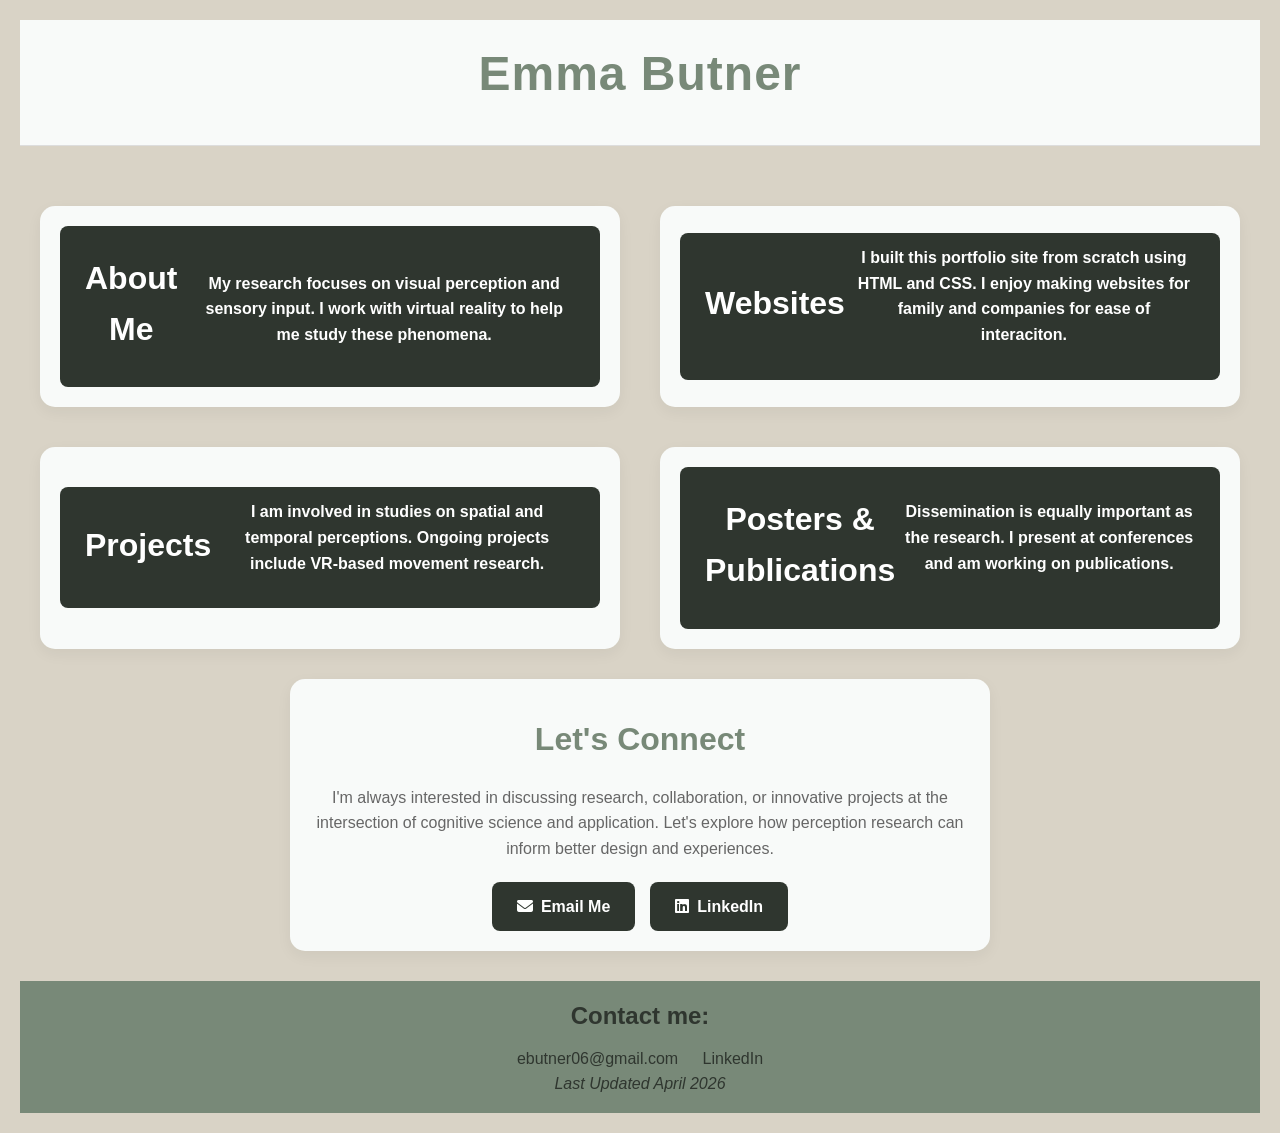
<file: index.html>
<!DOCTYPE html>
<html lang="en">
<head>
    <meta charset="UTF-8">
    <meta name="viewport" content="width=device-width, initial-scale=1.0">
    <title>Emma Butner | Cognitive Neuroscience & Design</title>
    <link rel="stylesheet" href="home.css">
    <link rel="stylesheet" href="https://cdnjs.cloudflare.com/ajax/libs/font-awesome/6.4.0/css/all.min.css">
    <style>
        /* Two-column layout */
        .two-column-container {
            display: grid;
            grid-template-columns: 1fr 1fr;
            gap: 40px;
            margin: 30px 0;
            max-width: 1200px;
            margin-left: auto;
            margin-right: auto;
            align-items: stretch;
        }

        .connect-bar {
            background: #F8FAF9;
            padding: 20px;
            border-radius: 15px;
            text-align: center;
            box-shadow: 0 5px 15px rgba(0,0,0,0.05);
            max-width: 700px;
            margin: 0 auto;
            align-items: center;
            min-height: 180px;
            display: flex;
            flex-direction: column;
            justify-content: center;
        }

        h3, .connect-bar h3 {
            color: #788978;
            margin-bottom: 20px;
        }
        
        .connect-buttons {
            display: flex;
            gap: 15px;
            justify-content: center;
            flex-wrap: wrap;
        }
        
        .connect-button {
            padding: 12px 25px;
            background: #2F362F;
            color: white;
            text-decoration: none;
            border-radius: 8px;
            font-weight: bold;
            transition: all 0.3s ease;
            display: inline-flex;
            align-items: center;
            gap: 8px;
        }
        
        .connect-button:hover {
            background: #788978;
            transform: translateY(-3px);
            box-shadow: 0 8px 15px rgba(0,0,0,0.1);
        }
        
        /* Responsive design */
        @media (max-width: 992px) {
            .two-column-container {
                grid-template-columns: 1fr;
                gap: 30px;
            }
            
            .left-column, .right-column {
                max-width: 800px;
                margin: 0 auto;
            }
            
            .bottom-bars {
                grid-template-columns: 1fr;
                gap: 20px;
            }
        }
        
        @media (max-width: 768px) {
            .two-column-container {
                margin: 15px 0;
            }
            
            .left-column, .right-column, .cv-bar, .connect-bar {
                padding: 20px;
            }
            
            .cv-buttons, .connect-buttons {
                flex-direction: column;
                align-items: center;
            }
            
            .cv-button, .connect-button {
                width: 100%;
                max-width: 300px;
                justify-content: center;
            }
        }
    </style>
</head>
<body>
    <header>
        <h1>Emma Butner</h1>
    </header>

    <main>
        <div class="two-column-container">
        <div class="connect-bar">
            <div class="connect-buttons">
                <a href="aboutme.html" class="connect-button">
                    <h3 style="font-size: 2rem; color: #ffffff;">About Me</h3><br>
                    <p style="margin-bottom: 20px; color: #ffffff;">
                        <br>My research focuses on visual perception and sensory input. 
                        I work with virtual reality to help me study these phenomena.
                    </p>
                </a>
            </div>
        </div>

        <div class="connect-bar">
            <div class="connect-buttons">
                <a href="websites.html" class="connect-button">
                    <h3 style="font-size: 2rem; color: #ffffff;">Websites</h3>
                    <p style="margin-bottom: 20px; color: #ffffff;">
                        I built this portfolio site from scratch using HTML and CSS.
                        I enjoy making websites for family and companies for ease of interaciton.
                    </p>
                </a>
            </div>
        </div>

        <div class="connect-bar">
            <div class="connect-buttons">
                <a href="experiment.html" class="connect-button">
                    <h3 style="font-size: 2rem; color: #ffffff;">Projects</h3>
                    <p style="margin-bottom: 20px; color: #ffffff;">
                        I am involved in studies on spatial and temporal perceptions.
                        Ongoing projects include VR-based movement research.
                    </p>
                </a>
            </div>
        </div>

        <div class="connect-bar">
            <div class="connect-buttons">
                <a href="p&p.html" class="connect-button">
                    <h3 style="font-size: 2rem; color: #ffffff;">Posters & Publications</h3>
                    <p style="margin-bottom: 20px; color: #ffffff;">
                        Dissemination is equally important as the research.
                        I present at conferences and am working on publications.
                    </p>
                </a>
            </div>
        </div>

        </div>

        <div class="connect-bar">
            <h3 style="font-size: 2rem;">Let's Connect</h3>
                <p style="margin-bottom: 20px; color: #666;">I'm always interested in discussing research, collaboration, or innovative projects at the intersection of cognitive science and application. Let's explore how perception research can inform better design and experiences.</p>
                <div class="connect-buttons">
                    <a href="mailto:ebutner06@gmail.com" class="connect-button">
                        <i class="fas fa-envelope"></i> Email Me
                    </a>
                    <a href="https://www.linkedin.com/in/emma-butner/" class="connect-button" target="_blank">
                        <i class="fab fa-linkedin"></i> LinkedIn
                    </a>
                </div>
        </div>

    </main>

    <footer>
        <div class="footer-text">
            <h2>Contact me:</h2> 
            <a href="mailto:ebutner06@gmail.com" target="_blank">ebutner06@gmail.com</a>
            <a href="https://www.linkedin.com/in/emma-butner/" target="_blank">LinkedIn</a>
        </div>
        <em>Last Updated April 2026</em>
    </footer>
</body>
</html>
</file>
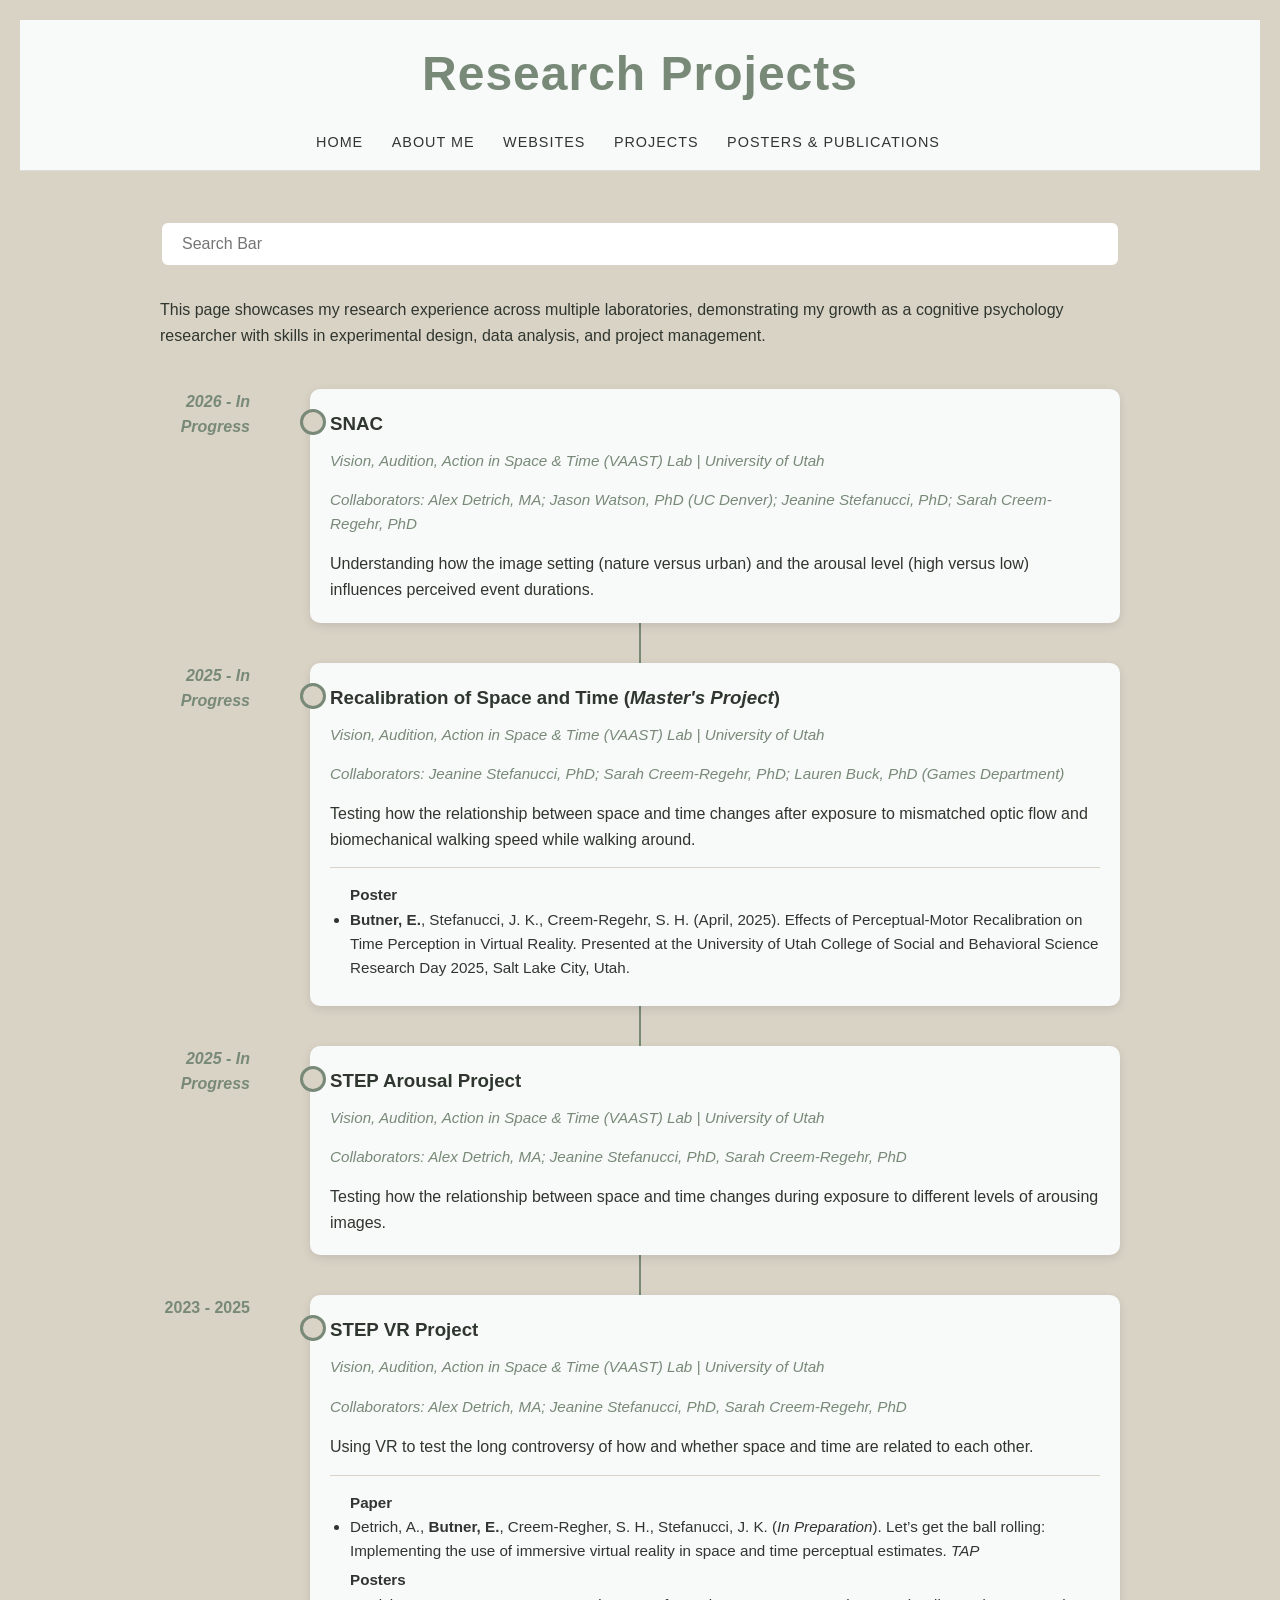
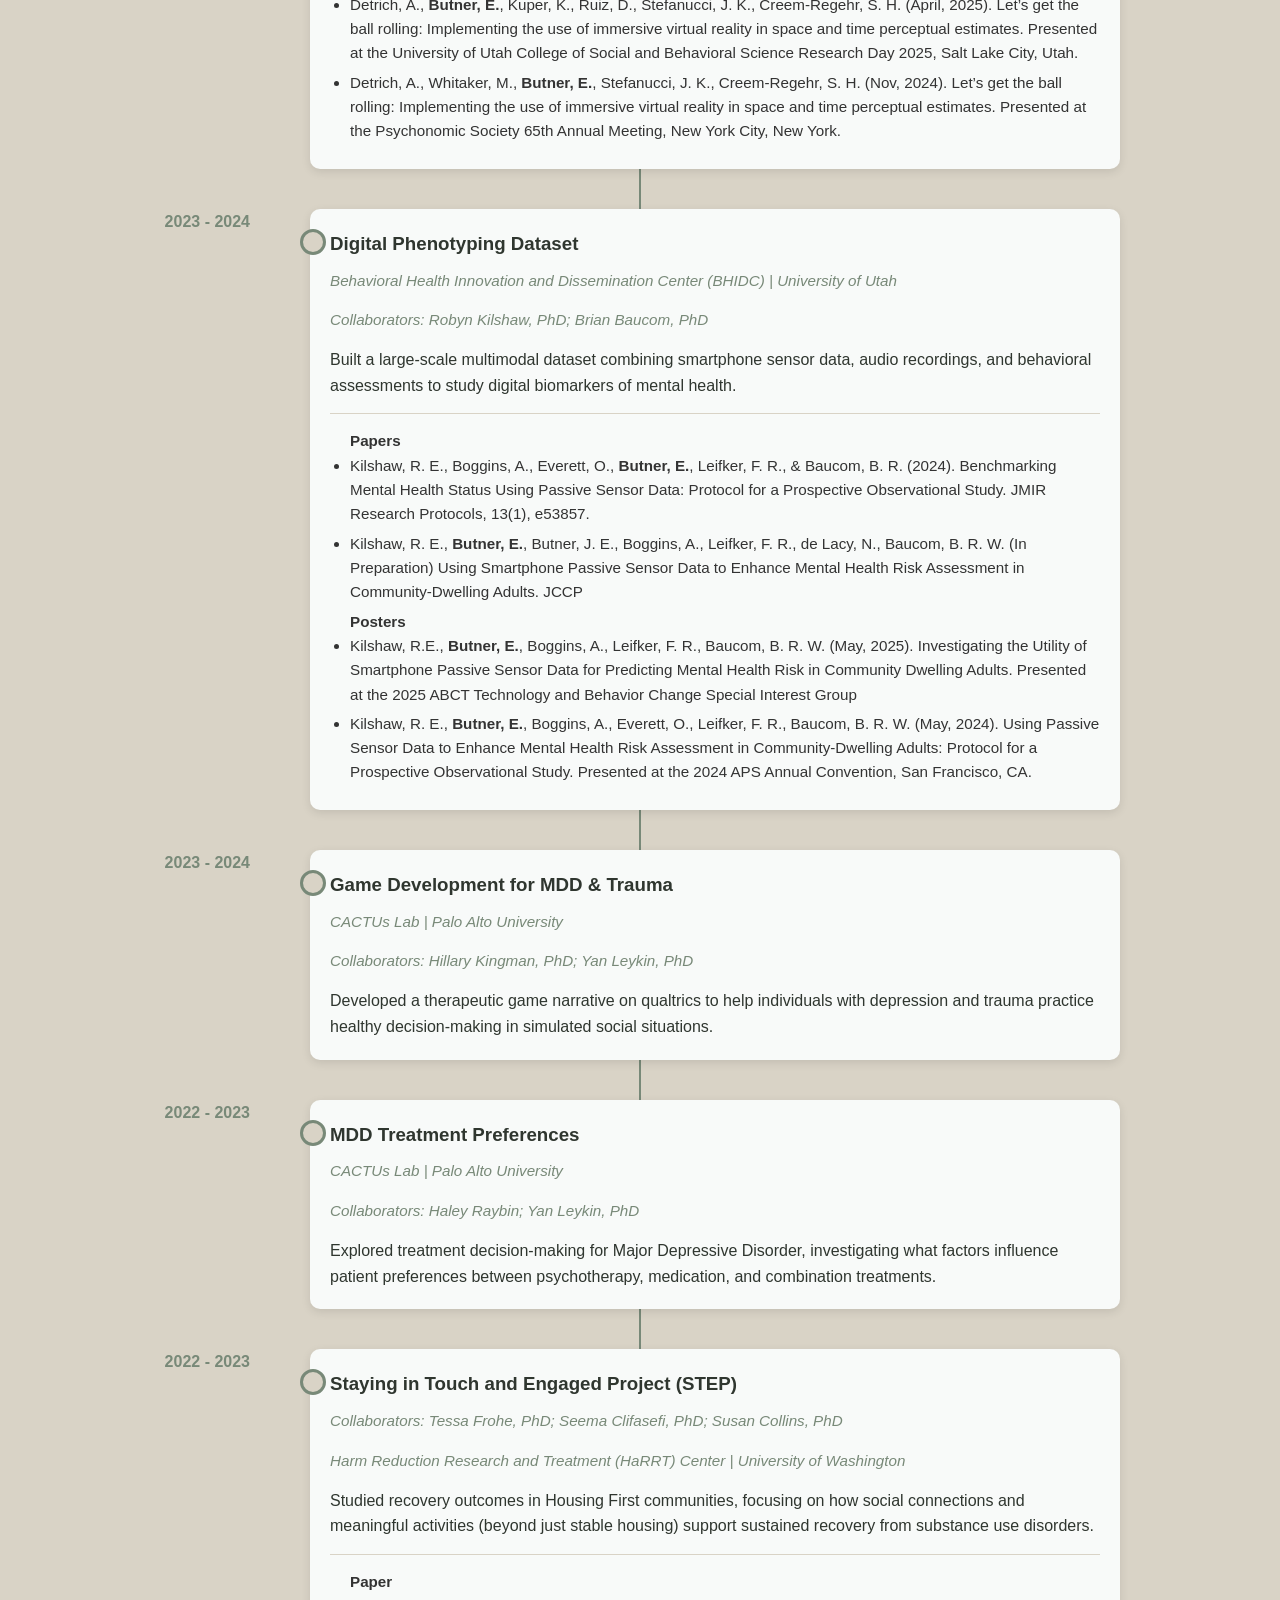
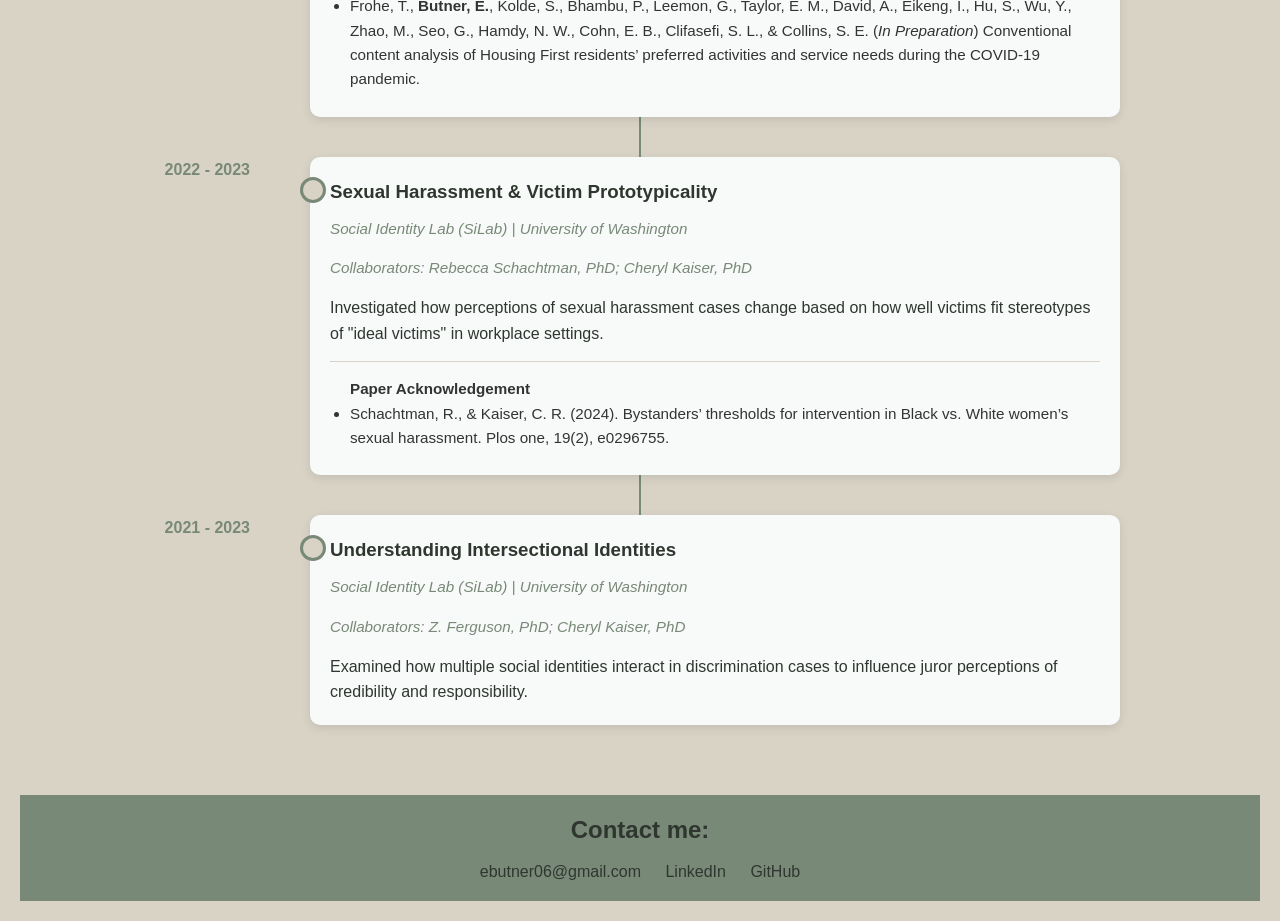
<file: experiment.html>
<!DOCTYPE html>
<html lang="en">
<head>
    <meta charset="UTF-8">
    <meta name="viewport" content="width=device-width, initial-scale=1.0">
    <title>Research Projects | Emma Butner</title>
    <link rel="stylesheet" href="home.css">
    <link rel="stylesheet" href="https://cdnjs.cloudflare.com/ajax/libs/font-awesome/6.4.0/css/all.min.css">
    <style>
        /* Search bar */
        .search-container {
            max-width: 1000px;
            margin: 20px auto 0 auto;
            padding: 0 20px;
        }

        #project-search {
            width: 100%;
            padding: 12px 20px;
            font-size: 1rem;
            border: 2px solid #D9D3C6;
            border-radius: 8px;
            outline: none;
            transition: border-color 0.3s ease;
        }

        #project-search:focus {
            border-color: #788978;
        }

        .no-results {
            text-align: center;
            padding: 40px;
            color: #788978;
            font-style: italic;
            display: none;
        }
        
        .projects-container {
            max-width: 1000px;
            margin: 30px auto;
            padding: 0 20px;
        }
        
        .timeline {
            position: relative;
            margin: 40px 0;
        }
        
        .timeline:before {
            content: '';
            position: absolute;
            left: 50%;
            transform: translateX(-50%);
            width: 2px;
            height: 100%;
            background: #788978;
        }
        
        .timeline-item {
            display: flex;
            margin-bottom: 40px;
            position: relative;
        }
        
        .timeline-date {
            flex: 0 0 120px;
            text-align: right;
            padding-right: 30px;
            color: #788978;
            font-weight: bold;
        }
        
        .timeline-content {
            flex: 1;
            padding: 20px;
            background: #F8FAF9;
            border-radius: 10px;
            box-shadow: 0 3px 10px rgba(0,0,0,0.1);
            margin-left: 30px;
            position: relative;
        }
        
        .timeline-content:before {
            content: '';
            position: absolute;
            left: -10px;
            top: 20px;
            width: 20px;
            height: 20px;
            background: #D9D3C6;
            border: 3px solid #788978;
            border-radius: 50%;
        }
        
        .timeline-content h3 {
            color: #2F362F;
            margin-top: 0;
            margin-bottom: 10px;
        }
        
        .lab-info {
            color: #788978;
            font-style: italic;
            margin-bottom: 15px;
            font-size: 0.95rem;
        }
        
        .contributions {
            margin-top: 15px;
            padding-top: 15px;
            border-top: 1px solid #D9D3C6;
        }
        
        .contributions h4 {
            color: #788978;
            font-size: 0.9rem;
            text-transform: uppercase;
            letter-spacing: 1px;
            margin-bottom: 8px;
        }
        
        .contributions ul {
            margin: 0;
            padding-left: 20px;
            font-size: 0.95rem;
            color: #333;
        }
        
        .contributions li {
            margin-bottom: 5px;
        }
        
        /* Interactive demos section */
        .demos-section {
            background: #F8FAF9;
            padding: 30px;
            border-radius: 15px;
            margin: 40px 0;
            text-align: center;
        }
        
        .demo-grid {
            display: grid;
            grid-template-columns: repeat(auto-fit, minmax(300px, 1fr));
            gap: 20px;
            margin: 30px 0;
        }
        
        .demo-card {
            background: white;
            padding: 25px;
            border-radius: 10px;
            box-shadow: 0 5px 15px rgba(0,0,0,0.05);
            transition: transform 0.3s ease;
        }
        
        .demo-card:hover {
            transform: translateY(-5px);
        }
        
        .demo-icon {
            font-size: 2.5rem;
            color: #788978;
            margin-bottom: 15px;
        }
        
        .demo-button {
            display: inline-block;
            margin-top: 15px;
            padding: 10px 20px;
            background: #788978;
            color: white;
            text-decoration: none;
            border-radius: 5px;
            font-weight: bold;
            transition: all 0.3s ease;
        }
        
        .demo-button:hover {
            background: #2F362F;
        }
        
        /* Responsive */
        @media (max-width: 768px) {
            .timeline:before {
                left: 30px;
            }
            
            .timeline-item {
                flex-direction: column;
            }
            
            .timeline-date {
                text-align: left;
                padding-left: 40px;
                padding-right: 0;
                margin-bottom: 10px;
            }
            
            .timeline-content {
                margin-left: 40px;
            }
            
            .timeline-content:before {
                left: -30px;
            }
        }
        
        /* Remove the pink notes */
        .pink-notes {
            display: none;
        }
    </style>
</head>
<body>
    <header>
        <h1>Research Projects</h1>
        <nav>
            <a href="index.html">Home</a>
            <a href="aboutme.html">About Me</a>
            <a href="websites.html">Websites</a>
            <a href="experiment.html">Projects</a>
            <a href="p&p.html">Posters & Publications</a>
        </nav>
    </header>

    <main>
        <div class="search-container">
            <input type="text" id="project-search" placeholder="Search Bar">
        </div>
        
        <div class="projects-container">
            <p>This page showcases my research experience across multiple laboratories, demonstrating my growth as a cognitive psychology researcher with skills in experimental design, data analysis, and project management.</p>
            
            <div id="no-results" class="no-results">
                No matching projects found. 
                Try a different search term.
            </div>
            <!-- Research Timeline -->
            <div class="timeline">
                <div class="timeline">
                    <div class="timeline-item">
                        <div class="timeline-date"><em>2026 - In Progress</em></div>
                        <div class="timeline-content">
                            <h3>SNAC</h3>
                            <div class="lab-info">Vision, Audition, Action in Space & Time (VAAST) Lab | University of Utah</div>
                            <div class="lab-info"><em>Collaborators:</em> Alex Detrich, MA; Jason Watson, PhD (UC Denver); Jeanine Stefanucci, PhD; Sarah Creem-Regehr, PhD</div>
                            <p>Understanding how the image setting (nature versus urban) and the arousal level (high versus low) influences perceived event durations.</p>
                        </div>
                    </div>

                    <div class="timeline-item">
                        <div class="timeline-date"><em>2025 - In Progress</em></div>
                        <div class="timeline-content">
                            <h3>Recalibration of Space and Time (<em>Master's Project</em>)</h3>
                            <div class="lab-info">Vision, Audition, Action in Space & Time (VAAST) Lab | University of Utah</div>
                            <div class="lab-info"><em>Collaborators:</em> Jeanine Stefanucci, PhD; Sarah Creem-Regehr, PhD; Lauren Buck, PhD (Games Department)</div>
                            <p>Testing how the relationship between space and time changes after exposure to mismatched optic flow and biomechanical walking speed while walking around.</p>
                            <div class="contributions">
                                <ul>
                                    <strong>Poster</strong>
                                    <li><strong>Butner, E.</strong>, Stefanucci, J. K., Creem-Regehr, S. H. (April, 2025). Effects of Perceptual-Motor Recalibration on Time Perception in Virtual Reality. Presented at the University of Utah College of Social and Behavioral Science Research Day 2025, Salt Lake City, Utah.</li>
                                </ul>
                            </div>
                        </div>
                    </div>
                    
                    <div class="timeline-item">
                        <div class="timeline-date"><em>2025 - In Progress</em></div>
                        <div class="timeline-content">
                            <h3>STEP Arousal Project</h3>
                            <div class="lab-info">Vision, Audition, Action in Space & Time (VAAST) Lab | University of Utah</div>
                            <div class="lab-info"><em>Collaborators:</em> Alex Detrich, MA; Jeanine Stefanucci, PhD, Sarah Creem-Regehr, PhD</div>
                            <p>Testing how the relationship between space and time changes during exposure to different levels of arousing images.</p>
                        </div>
                    </div>
                    
                    <div class="timeline-item">
                        <div class="timeline-date">2023 - 2025</div>
                        <div class="timeline-content">
                            <h3>STEP VR Project</h3>
                            <div class="lab-info">Vision, Audition, Action in Space & Time (VAAST) Lab | University of Utah</div>
                            <div class="lab-info"><em>Collaborators:</em> Alex Detrich, MA; Jeanine Stefanucci, PhD, Sarah Creem-Regehr, PhD</div>
                            <p>Using VR to test the long controversy of how and whether space and time are related to each other.</p>
                            <div class="contributions">
                                <ul>
                                    <strong>Paper</strong>
                                    <li>Detrich, A., <strong>Butner, E.</strong>, Creem-Regher, S. H., Stefanucci, J. K. (<em>In Preparation</em>). Let’s get the ball rolling: Implementing the use of immersive virtual reality in space and time perceptual estimates. <em>TAP</em></li>
                                    <strong>Posters</strong>
                                    <li>Detrich, A., <strong>Butner, E.</strong>, Kuper, K., Ruiz, D., Stefanucci, J. K., Creem-Regehr, S. H. (April, 2025). Let’s get the ball rolling: Implementing the use of immersive virtual reality in space and time perceptual estimates. Presented at the University of Utah College of Social and Behavioral Science Research Day 2025, Salt Lake City, Utah.</li>
                                    <li>Detrich, A., Whitaker, M., <strong>Butner, E.</strong>, Stefanucci, J. K., Creem-Regehr, S. H. (Nov, 2024). Let’s get the ball rolling: Implementing the use of immersive virtual reality in space and time perceptual estimates. Presented at the Psychonomic Society 65th Annual Meeting, New York City, New York.</li>
                                </ul>
                            </div>
                        </div>
                    </div>
                    
                    <div class="timeline-item">
                        <div class="timeline-date">2023 - 2024</div>
                        <div class="timeline-content">
                            <h3>Digital Phenotyping Dataset</h3>
                            <div class="lab-info">Behavioral Health Innovation and Dissemination Center (BHIDC) | University of Utah</div>
                            <div class="lab-info"><em>Collaborators:</em> Robyn Kilshaw, PhD; Brian Baucom, PhD</div>
                            <p>Built a large-scale multimodal dataset combining smartphone sensor data, audio recordings, and behavioral assessments to study digital biomarkers of mental health.</p>
                            <div class="contributions">
                                <ul>
                                    <strong>Papers</strong>
                                    <li>Kilshaw, R. E., Boggins, A., Everett, O., <strong>Butner, E.</strong>, Leifker, F. R., & Baucom, B. R. (2024). Benchmarking Mental Health Status Using Passive Sensor Data: Protocol for a Prospective Observational Study. JMIR Research Protocols, 13(1), e53857.</li>
                                    <li>Kilshaw, R. E., <strong>Butner, E.</strong>, Butner, J. E., Boggins, A., Leifker, F. R., de Lacy, N., Baucom, B. R. W. (In Preparation) Using Smartphone Passive Sensor Data to Enhance Mental Health Risk Assessment in Community-Dwelling Adults. JCCP</li>
                                    <strong>Posters</strong>
                                    <li>Kilshaw, R.E., <strong>Butner, E.</strong>, Boggins, A., Leifker, F. R., Baucom, B. R. W. (May, 2025). Investigating the Utility of Smartphone Passive Sensor Data for Predicting Mental Health Risk in Community Dwelling Adults. Presented at the 2025 ABCT Technology and Behavior Change Special Interest Group</li>
                                    <li>Kilshaw, R. E., <strong>Butner, E.</strong>, Boggins, A., Everett, O., Leifker, F. R., Baucom, B. R. W. (May, 2024). Using Passive Sensor Data to Enhance Mental Health Risk Assessment in Community-Dwelling Adults: Protocol for a Prospective Observational Study. Presented at the 2024 APS Annual Convention, San Francisco, CA.</li>
                                </ul>
                            </div>
                        </div>
                    </div>
                    
                    <div class="timeline-item">
                        <div class="timeline-date">2023 - 2024</div>
                        <div class="timeline-content">
                            <h3>Game Development for MDD & Trauma</h3>
                            <div class="lab-info">CACTUs Lab | Palo Alto University</div>
                            <div class="lab-info"><em>Collaborators:</em> Hillary Kingman, PhD; Yan Leykin, PhD</div>
                            <p>Developed a therapeutic game narrative on qualtrics to help individuals with depression and trauma practice healthy decision-making in simulated social situations.</p>
                        </div>
                    </div>

                    <div class="timeline-item">
                        <div class="timeline-date">2022 - 2023</div>
                        <div class="timeline-content">
                            <h3>MDD Treatment Preferences</h3>
                            <div class="lab-info">CACTUs Lab | Palo Alto University</div>
                            <div class="lab-info"><em>Collaborators:</em> Haley Raybin; Yan Leykin, PhD</div>
                            <p>Explored treatment decision-making for Major Depressive Disorder, investigating what factors influence patient preferences between psychotherapy, medication, and combination treatments.</p>
                        </div>
                    </div>
                    
                    <div class="timeline-item">
                        <div class="timeline-date">2022 - 2023</div>
                        <div class="timeline-content">
                            <h3>Staying in Touch and Engaged Project (STEP)</h3>
                            <div class="lab-info"><em>Collaborators:</em> Tessa Frohe, PhD; Seema Clifasefi, PhD; Susan Collins, PhD</div>
                            <div class="lab-info">Harm Reduction Research and Treatment (HaRRT) Center | University of Washington</div>
                            <p>Studied recovery outcomes in Housing First communities, focusing on how social connections and meaningful activities (beyond just stable housing) support sustained recovery from substance use disorders.</p>
                            <div class="contributions">
                                <ul>
                                    <strong>Paper</strong>
                                    <li>Frohe, T., <strong>Butner, E.</strong>, Kolde, S., Bhambu, P., Leemon, G., Taylor, E. M., David, A., Eikeng, I., Hu, S., Wu, Y., Zhao, M., Seo, G., Hamdy, N. W., Cohn, E. B., Clifasefi, S. L., & Collins, S. E. (<em>In Preparation</em>) Conventional content analysis of Housing First residents’ preferred activities and service needs during the COVID-19 pandemic. </li>
                                </ul>
                            </div>
                        </div>
                    </div>
                    
                    <div class="timeline-item">
                        <div class="timeline-date">2022 - 2023</div>
                        <div class="timeline-content">
                            <h3>Sexual Harassment & Victim Prototypicality</h3>
                            <div class="lab-info">Social Identity Lab (SiLab) | University of Washington</div>
                            <div class="lab-info"><em>Collaborators:</em> Rebecca Schachtman, PhD; Cheryl Kaiser, PhD</div>
                            <p>Investigated how perceptions of sexual harassment cases change based on how well victims fit stereotypes of "ideal victims" in workplace settings.</p>
                            <div class="contributions">
                                <ul>
                                    <strong>Paper Acknowledgement</strong>
                                    <li>Schachtman, R., & Kaiser, C. R. (2024). Bystanders’ thresholds for intervention in Black vs. White women’s sexual harassment. Plos one, 19(2), e0296755.</li>
                                </ul>
                            </div>
                        </div>
                    </div>

                    <div class="timeline-item">
                        <div class="timeline-date">2021 - 2023</div>
                        <div class="timeline-content">
                            <h3>Understanding Intersectional Identities</h3>
                            <div class="lab-info">Social Identity Lab (SiLab) | University of Washington</div>
                            <div class="lab-info"><em>Collaborators:</em> Z. Ferguson, PhD; Cheryl Kaiser, PhD</div>
                            <p>Examined how multiple social identities interact in discrimination cases to influence juror perceptions of credibility and responsibility.</p>
                        </div>
                    </div>
                </div>
            </div>
        </div>
    </main>

    <footer>
        <div class="footer-text">
            <h2>Contact me:</h2> 
            <a href="mailto:ebutner06@gmail.com" target="_blank">ebutner06@gmail.com</a>
            <a href="https://www.linkedin.com/in/emma-butner/" target="_blank">LinkedIn</a>
            <a href="https://github.com/yourusername" target="_blank">GitHub</a>
        </div>
    </footer>

    <script>
        const searchInput = document.getElementById('project-search');
        const timelineItems = document.querySelectorAll('.timeline-item');
        const noResultsDiv = document.getElementById('no-results');

        function filterProjects() {
            const searchTerm = searchInput.value.toLowerCase();
            let visibleCount = 0;

            timelineItems.forEach(item => {
                const text = item.innerText.toLowerCase();
                if (text.includes(searchTerm)) {
                    item.style.display = '';
                    visibleCount++;
                } else {
                    item.style.display = 'none';
                }
            });

            noResultsDiv.style.display = visibleCount === 0 ? 'block' : 'none';
        }

        searchInput.addEventListener('input', filterProjects);
    </script>
</body>
</html>
</file>
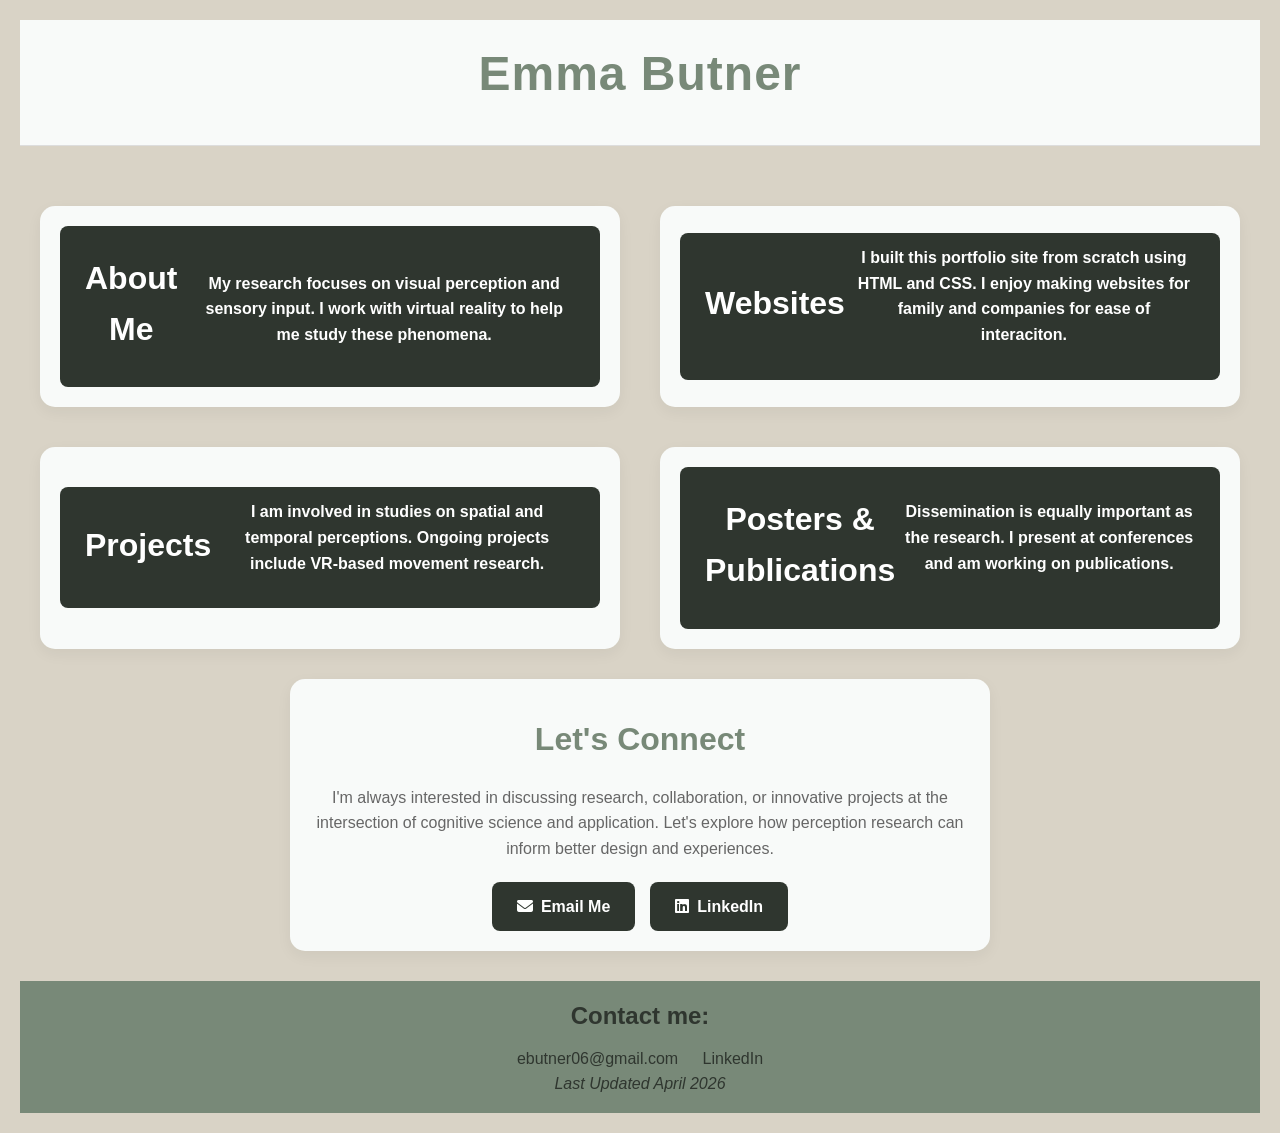
<file: home.html>
<!DOCTYPE html>
<html lang="en">
<head>
    <meta charset="UTF-8">
    <meta name="viewport" content="width=device-width, initial-scale=1.0">
    <title>Emma Butner | Cognitive Neuroscience & Design</title>
    <link rel="stylesheet" href="home.css">
    <link rel="stylesheet" href="https://cdnjs.cloudflare.com/ajax/libs/font-awesome/6.4.0/css/all.min.css">
    <style>
        /* Two-column layout */
        .two-column-container {
            display: grid;
            grid-template-columns: 1fr 1fr;
            gap: 40px;
            margin: 30px 0;
            max-width: 1200px;
            margin-left: auto;
            margin-right: auto;
            align-items: stretch;
        }

        .connect-bar {
            background: #F8FAF9;
            padding: 20px;
            border-radius: 15px;
            text-align: center;
            box-shadow: 0 5px 15px rgba(0,0,0,0.05);
            max-width: 700px;
            margin: 0 auto;
            align-items: center;
            min-height: 180px;
            display: flex;
            flex-direction: column;
            justify-content: center;
        }

        h3, .connect-bar h3 {
            color: #788978;
            margin-bottom: 20px;
        }
        
        .connect-buttons {
            display: flex;
            gap: 15px;
            justify-content: center;
            flex-wrap: wrap;
        }
        
        .connect-button {
            padding: 12px 25px;
            background: #2F362F;
            color: white;
            text-decoration: none;
            border-radius: 8px;
            font-weight: bold;
            transition: all 0.3s ease;
            display: inline-flex;
            align-items: center;
            gap: 8px;
        }
        
        .connect-button:hover {
            background: #788978;
            transform: translateY(-3px);
            box-shadow: 0 8px 15px rgba(0,0,0,0.1);
        }
        
        /* Responsive design */
        @media (max-width: 992px) {
            .two-column-container {
                grid-template-columns: 1fr;
                gap: 30px;
            }
            
            .left-column, .right-column {
                max-width: 800px;
                margin: 0 auto;
            }
            
            .bottom-bars {
                grid-template-columns: 1fr;
                gap: 20px;
            }
        }
        
        @media (max-width: 768px) {
            .two-column-container {
                margin: 15px 0;
            }
            
            .left-column, .right-column, .cv-bar, .connect-bar {
                padding: 20px;
            }
            
            .cv-buttons, .connect-buttons {
                flex-direction: column;
                align-items: center;
            }
            
            .cv-button, .connect-button {
                width: 100%;
                max-width: 300px;
                justify-content: center;
            }
        }
    </style>
</head>
<body>
    <header>
        <h1>Emma Butner</h1>
    </header>

    <main>
        <div class="two-column-container">
        <div class="connect-bar">
            <div class="connect-buttons">
                <a href="aboutme.html" class="connect-button">
                    <h3 style="font-size: 2rem; color: #ffffff;">About Me</h3><br>
                    <p style="margin-bottom: 20px; color: #ffffff;">
                        <br>My research focuses on visual perception and sensory input. 
                        I work with virtual reality to help me study these phenomena.
                    </p>
                </a>
            </div>
        </div>

        <div class="connect-bar">
            <div class="connect-buttons">
                <a href="websites.html" class="connect-button">
                    <h3 style="font-size: 2rem; color: #ffffff;">Websites</h3>
                    <p style="margin-bottom: 20px; color: #ffffff;">
                        I built this portfolio site from scratch using HTML and CSS.
                        I enjoy making websites for family and companies for ease of interaciton.
                    </p>
                </a>
            </div>
        </div>

        <div class="connect-bar">
            <div class="connect-buttons">
                <a href="experiment.html" class="connect-button">
                    <h3 style="font-size: 2rem; color: #ffffff;">Projects</h3>
                    <p style="margin-bottom: 20px; color: #ffffff;">
                        I am involved in studies on spatial and temporal perceptions.
                        Ongoing projects include VR-based movement research.
                    </p>
                </a>
            </div>
        </div>

        <div class="connect-bar">
            <div class="connect-buttons">
                <a href="p&p.html" class="connect-button">
                    <h3 style="font-size: 2rem; color: #ffffff;">Posters & Publications</h3>
                    <p style="margin-bottom: 20px; color: #ffffff;">
                        Dissemination is equally important as the research.
                        I present at conferences and am working on publications.
                    </p>
                </a>
            </div>
        </div>

        </div>

        <div class="connect-bar">
            <h3 style="font-size: 2rem;">Let's Connect</h3>
                <p style="margin-bottom: 20px; color: #666;">I'm always interested in discussing research, collaboration, or innovative projects at the intersection of cognitive science and application. Let's explore how perception research can inform better design and experiences.</p>
                <div class="connect-buttons">
                    <a href="mailto:ebutner06@gmail.com" class="connect-button">
                        <i class="fas fa-envelope"></i> Email Me
                    </a>
                    <a href="https://www.linkedin.com/in/emma-butner/" class="connect-button" target="_blank">
                        <i class="fab fa-linkedin"></i> LinkedIn
                    </a>
                </div>
        </div>

    </main>

    <footer>
        <div class="footer-text">
            <h2>Contact me:</h2> 
            <a href="mailto:ebutner06@gmail.com" target="_blank">ebutner06@gmail.com</a>
            <a href="https://www.linkedin.com/in/emma-butner/" target="_blank">LinkedIn</a>
        </div>
        <em>Last Updated April 2026</em>
    </footer>
</body>
</html>
</file>
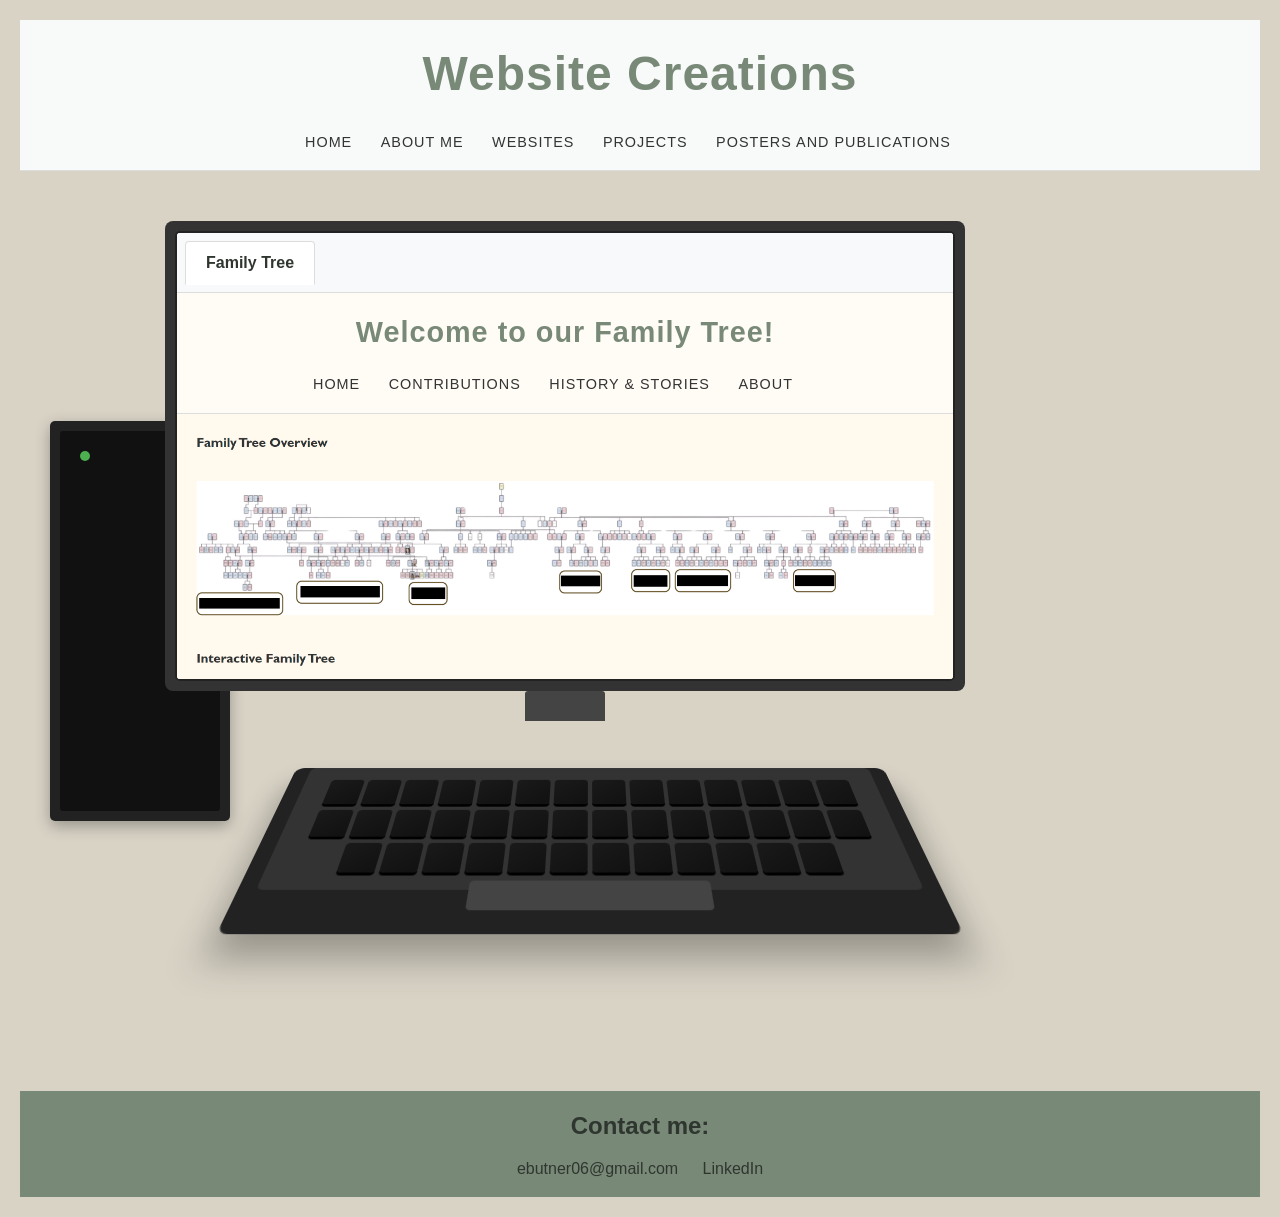
<file: websites.html>
<!DOCTYPE html>
<html lang="en">
<head>
    <meta charset="UTF-8">
    <meta name="viewport" content="width=device-width, initial-scale=1.0">
    <title>Emma Butner - Websites</title>
    <link rel="stylesheet" href="home.css">
</head>
<body>
    <header>
        <h1>Website Creations</h1>
        <nav>
            <a href="index.html">Home</a>
            <a href="aboutme.html">About Me</a>
            <a href="websites.html">Websites</a>
            <a href="experiment.html">Projects</a>
            <a href="p&p.html">Posters and Publications</a>
        </nav>
    </header>

    <main>
        <!--<p style="color: fuchsia;">Add hover over features that explain what I did maybe?
            <br>e.g., family echo website embeded
            <br>Maybe the computer needs to be turned on? click the green button to turn it red / off.
            <Sbr>Need to take phone screen grabs for phone version.
            <br>Want phone and computer to scroll together
            <br>Maybe find a way to zoom / make it larger? - maybe when on the computer or phone, the mouse turns into a magnifyer
        </p>-->
        
        <div class="computer-setup">
            <!-- Computer Tower - behind monitor -->
            <div class="tower">
                <div class="tower-front">
                    <div class="tower-led"></div>
                </div>
            </div>

            <!-- Monitor -->
            <div class="monitor">
                <div class="screen">
                    <div class="website-tabs">
                        <div class="website-tab active" onclick="showFamilyTree()">Family Tree</div>
                        <!--<div class="website-tab" onclick="showPrintsForPeace()">Prints for Peace</div>-->
                    </div>
                    <div class="screen-content">
                        <!-- Family Tree Website Header -->
                        <div class="ft-header">
                            <div class="ft-header-title">
                                <h1 id="ft-page-title">Welcome to our Family Tree!</h1>
                                <nav>
                                    <a href="#" onclick="showPage('home')">Home</a>
                                    <a href="#" onclick="showPage('contributions')">Contributions</a>
                                    <a href="#" onclick="showPage('history')">History & Stories</a>
                                    <a href="#" onclick="showPage('about')">About</a>
                                </nav>
                            </div>
                        </div>
                        
                        <!-- Website Image Container -->
                        <img src="site-images/ft-home.png" alt="Family Tree Home Page" class="website-image" id="current-image">
                    </div>
                </div>
                <div class="monitor-stand"></div>
            </div>

            <!-- Slanted Keyboard -->
            <div class="keyboard-container">
                <div class="keyboard">
                    <div class="keyboard-top">
                        <div class="key-row">
                            <div class="key"></div><div class="key"></div><div class="key"></div><div class="key"></div>
                            <div class="key"></div><div class="key"></div><div class="key"></div><div class="key"></div>
                            <div class="key"></div><div class="key"></div><div class="key"></div><div class="key"></div>
                            <div class="key"></div><div class="key"></div>
                        </div>
                        <div class="key-row">
                            <div class="key"></div><div class="key"></div><div class="key"></div><div class="key"></div>
                            <div class="key"></div><div class="key"></div><div class="key"></div><div class="key"></div>
                            <div class="key"></div><div class="key"></div><div class="key"></div><div class="key"></div>
                            <div class="key"></div><div class="key"></div>
                        </div>
                        <div class="key-row">
                            <div class="key"></div><div class="key"></div><div class="key"></div><div class="key"></div>
                            <div class="key"></div><div class="key"></div><div class="key"></div><div class="key"></div>
                            <div class="key"></div><div class="key"></div><div class="key"></div><div class="key"></div>
                        </div>
                        <div style="text-align: center;">
                            <div class="key-space"></div>
                        </div>
                    </div>
                </div>
            </div>

            <!-- Phone -->
            <!--<div class="phone">
                <div class="phone-screen">
                    <div class="phone-content">
                        <h4 style="text-align: center; margin-bottom: 15px; font-size: 16px;">Mobile View</h4>
                        phone navigation tabs
                        <div class="phone-website-tabs">
                            <div class="phone-website-tab active" onclick="showMobileSite('familytree')">Family Tree</div>
                            <div class="phone-website-tab" onclick="showMobileSite('printspeace')">Prints for Peace</div>
                        </div>
                        
                        tree navigation
                        <div class="phone-ft-header" id="phone-ft-header">
                            <div class="phone-ft-header-title">
                                <h1 id="phone-ft-page-title" style="margin: 0 0 0.5rem 0; font-size: 1.4rem; font-family: 'gill sans MT', sans-serif; color: #333;">Welcome to our Family Tree!</h1>
                                <div class="phone-ft-nav">
                                    <a href="#" onclick="showMobilePage('home')">Home</a>
                                    <a href="#" onclick="showMobilePage('contributions')">Contributions</a>
                                    <a href="#" onclick="showMobilePage('history')">History</a>
                                    <a href="#" onclick="showMobilePage('about')">About</a>
                                </div>
                            </div>
                        </div>
                        
                        prints for peace navigation
                        <div class="phone-p4p-header" id="phone-p4p-header" style="display: none;">
                            <div class="phone-p4p-header-title">
                                <h1 id="phone-p4p-page-title" style="margin: 0 0 0.5rem 0; font-size: 1.4rem; font-family: 'gill sans MT', sans-serif; color: white;">Prints for Peace</h1>
                                <div class="phone-p4p-nav">
                                    <a href="#" onclick="showMobileP4PPage('about')">About</a>
                                    <a href="#" onclick="showMobileP4PPage('gallery')">Gallery</a>
                                    <a href="#" onclick="showMobileP4PPage('donations')">Donations</a>
                                    <a href="#" onclick="showMobileP4PPage('cart')">Cart</a>
                                </div>
                            </div>
                        </div>
                        
                        <img src="site-images/ft-home.png" alt="Mobile Family Tree" id="mobile-image">
                    </div>
                </div>
            </div>-->
        </div>
    </main>

    <footer>
        <div class="footer-text">
            <h2>Contact me:</h2> 
            <a href="mailto:ebutner06@gmail.com" target="_blank">ebutner06@gmail.com</a>
            <a href="https://www.linkedin.com/in/emma-butner/" target="_blank">LinkedIn</a>
        </div>
    </footer>

    <script>
        // Function to show different pages
        function showPage(page) {
            const title = document.getElementById('ft-page-title');
            const image = document.getElementById('current-image');
            const mobileImage = document.getElementById('mobile-image');
            const navLinks = document.querySelectorAll('.ft-header-title nav a');
            
            // Reset all nav links
            navLinks.forEach(link => {
                link.style.fontWeight = 'normal';
                link.style.backgroundColor = 'transparent';
            });
            
            // Update based on selected page
            if (page === 'home') {
                title.textContent = 'Welcome to our Family Tree!';
                image.src = 'site-images/ft-home.png';
                mobileImage.src = 'site-images/ft-home.png';
                navLinks[0].style.fontWeight = 'bold';
                navLinks[0].style.backgroundColor = 'rgba(0,0,0,0.1)';
            } else if (page === 'contributions') {
                title.textContent = 'Family Contributions';
                image.src = 'site-images/ft-contributions.png';
                mobileImage.src = 'site-images/ft-contributionsm.png';
                navLinks[1].style.fontWeight = 'bold';
                navLinks[1].style.backgroundColor = 'rgba(0,0,0,0.1)';
            } else if (page === 'history') {
                title.textContent = 'Family History & Stories';
                image.src = 'site-images/ft-history.png';
                mobileImage.src = 'site-images/ft-historym.png';
                navLinks[2].style.fontWeight = 'bold';
                navLinks[2].style.backgroundColor = 'rgba(0,0,0,0.1)';
            } else if (page === 'about') {
                title.textContent = 'About Our Family';
                image.src = 'site-images/ft-about.png';
                mobileImage.src = 'site-images/ft-aboutm.png';
                navLinks[3].style.fontWeight = 'bold';
                navLinks[3].style.backgroundColor = 'rgba(0,0,0,0.1)';
            }
            
            // Scroll to top of screen content
            document.querySelector('.screen-content').scrollTop = 0;
            showMobilePage(page);
        }

        function showP4PPage(page) {
            const title = document.getElementById('p4p-page-title');
            const image = document.getElementById('p4p-current-image');
            const mobileImage = document.getElementById('mobile-image');
            const navLinks = document.querySelectorAll('.p4p-header-title nav a');
            
            // Reset all nav links
            navLinks.forEach(link => {
                link.style.fontWeight = 'normal';
                link.style.backgroundColor = 'transparent';
            });
            
            // Update based on selected page
            if (page === 'about') {
                title.textContent = 'Prints for Peace - About';
                image.src = 'site-images/about.png';
                mobileImage.src = 'site-images/about.png';
                navLinks[0].style.fontWeight = 'bold';
                navLinks[0].style.backgroundColor = 'rgba(0,0,0,0.1)';
            } else if (page === 'gallery') {
                title.textContent = 'Prints for Peace - Gallery';
                image.src = 'site-images/gallery.png';
                mobileImage.src = 'site-images/gallery.png';
                navLinks[1].style.fontWeight = 'bold';
                navLinks[1].style.backgroundColor = 'rgba(0,0,0,0.1)';
            } else if (page === 'donations') {
                title.textContent = 'Prints for Peace - Donations';
                image.src = 'site-images/donations.png';
                mobileImage.src = 'site-images/donations.png';
                navLinks[2].style.fontWeight = 'bold';
                navLinks[2].style.backgroundColor = 'rgba(0,0,0,0.1)';
            } else if (page === 'cart') {
                title.textContent = 'Prints for Peace - Cart';
                image.src = 'site-images/cart.png';
                mobileImage.src = 'site-images/cart.png';
                navLinks[3].style.fontWeight = 'bold';
                navLinks[3].style.backgroundColor = 'rgba(0,0,0,0.1)';
            }
            
            // Sync with phone navigation
            showMobileP4PPage(page);
        }

        function showFamilyTree() {
            const screenContent = document.querySelector('.screen-content');
            const tabs = document.querySelectorAll('.website-tab');
            
            // Update active tab
            tabs[0].classList.add('active');
            tabs[1].classList.remove('active');
            
            // Restore Family Tree content
            screenContent.innerHTML = `
                <!-- Family Tree Website Header -->
                <div class="ft-header">
                    <div class="ft-header-title">
                        <h1 id="ft-page-title">Welcome to our Family Tree!</h1>
                        <nav>
                            <a href="#" onclick="showPage('home')">Home</a>
                            <a href="#" onclick="showPage('contributions')">Contributions</a>
                            <a href="#" onclick="showPage('history')">History & Stories</a>
                            <a href="#" onclick="showPage('about')">About</a>
                        </nav>
                    </div>
                </div>
                
                <!-- Website Image Container -->
                <img src="site-images/ft-home.png" alt="Family Tree Home Page" class="website-image" id="current-image">
            `;
            
            // Also update phone image
            document.getElementById('mobile-image').src = 'site-images/ft-home.png';
            
            // Sync phone navigation
            showMobileSite('familytree');
        }

        function showPrintsForPeace() {
            const screenContent = document.querySelector('.screen-content');
            const tabs = document.querySelectorAll('.website-tab');
            
            // Update active tab
            tabs[0].classList.remove('active');
            tabs[1].classList.add('active');
            
            // Update the website content
            screenContent.innerHTML = `
                <!-- Prints for Peace Website Header -->
                <div class="p4p-header">
                    <div class="p4p-header-title">
                        <h1 id="p4p-page-title">Prints for Peace</h1>
                        <nav>
                            <a href="#" onclick="showP4PPage('about')">About</a>
                            <a href="#" onclick="showP4PPage('gallery')">Gallery</a>
                            <a href="#" onclick="showP4PPage('donations')">Donations</a>
                            <a href="#" onclick="showP4PPage('cart')">Cart</a>
                        </nav>
                    </div>
                </div>
                
                <!-- Website Image Container -->
                <img src="site-images/about.png" alt="Prints for Peace" class="website-image" id="p4p-current-image">
            `;
            
            // Also update phone image
            document.getElementById('mobile-image').src = 'site-images/about.png';
            
            // Sync phone navigation
            showMobileSite('printspeace');
        }

        // Mobile navigation functions
        function showMobileSite(site) {
            const phoneTabs = document.querySelectorAll('.phone-website-tab');
            const familytreeNav = document.getElementById('phone-ft-header');
            const printspeaceNav = document.getElementById('phone-p4p-header');
            
            // Update active tab
            phoneTabs[0].classList.remove('active');
            phoneTabs[1].classList.remove('active');
            
            if (site === 'familytree') {
                phoneTabs[0].classList.add('active');
                phoneFtHeader.style.display = 'flex';
                phoneP4PHeader.style.display = 'none';
            } else {
                phoneTabs[1].classList.add('active');
                phoneFtHeader.style.display = 'none';
                phoneP4PHeader.style.display = 'flex';
            }
        }

        function showMobilePage(page) {
            const mobileImage = document.getElementById('mobile-image');
            const phoneTitle = document.getElementById('phone-ft-page-title');
            const mobileLinks = document.querySelectorAll('.phone-ft-nav a');
            
            // Update active link
            mobileLinks.forEach(link => link.classList.remove('active'));
            
            // Update image and active state
            if (page === 'home') {
                phoneTitle.textContent = 'Welcome to our Family Tree!';
                mobileImage.src = 'site-images/ft-home.png';
                mobileLinks[0].classList.add('active');
            } else if (page === 'contributions') {
                phoneTitle.textContent = 'Family Contributions';
                mobileImage.src = 'site-images/ft-contributionsm.png';
                mobileLinks[1].classList.add('active');
            } else if (page === 'history') {
                phoneTitle.textContent = 'Family History & Stories';
                mobileImage.src = 'site-images/ft-historym.png';
                mobileLinks[2].classList.add('active');
            } else if (page === 'about') {
                phoneTitle.textContent = 'About our Family';
                mobileImage.src = 'site-images/ft-aboutm.png';
                mobileLinks[3].classList.add('active');
            }
        }

        function showMobileP4PPage(page) {
            const mobileImage = document.getElementById('mobile-image');
            const phoneTitle = document.getElementById('phone-p4p-page-title');
            const mobileLinks = document.querySelectorAll('.phone-p4p-nav a');
            
            // Update active link
            mobileLinks.forEach(link => link.classList.remove('active'));
            
            // Update image and active state
            if (page === 'about') {
                phoneTitle.textContent = 'About Page';
                mobileImage.src = 'site-images/about.png';
                mobileLinks[0].classList.add('active');
            } else if (page === 'gallery') {
                phoneTitle.textContent = 'Gallery';
                mobileImage.src = 'site-images/gallery.png';
                mobileLinks[1].classList.add('active');
            } else if (page === 'donations') {
                phoneTitle.textContent = 'Donations';
                mobileImage.src = 'site-images/donations.png';
                mobileLinks[2].classList.add('active');
            } else if (page === 'cart') {
                phoneTitle.textContent = 'Cart';
                mobileImage.src = 'site-images/cart.png';
                mobileLinks[3].classList.add('active');
            }
        }
    </script>
</body>
</html>
</file>
<file: home.css>
/* base colors for this project
white: #F8FAF9 
black: #2F362F
green: #788978
creme: #D9D3C6
*/

* {
  margin: 0;
  padding: 0;
  box-sizing: border-box;
}

body { /* for any text between <body> and </body> in the html */
  font-family: Calibri, 'Trebuchet MS', sans-serif; /* body text font */
  margin: 0;
  padding: 20px;
  line-height: 1.6;
  color: #2F362F;
  background-color: #D9D3C6;
  min-height: 100vh;
  display: flex;
  flex-direction: column;
}

h1 { /* for any text between <h1> and </h1> */
  font-size: 3rem;
  margin-bottom: 1rem;
  letter-spacing: 1px;
  color: #788978;
}

h2 { /* for any text between <h2> and </h2> */
  color: #788978;
  margin: 20px 0;
}

h3 {
  margin: 15px 0;
}

nav {
  margin-top: 1rem;
}

nav a{
  margin-right: 1.5rem;
  text-decoration: none;
  text-transform: uppercase;
  font-size: 0.9rem;
  letter-spacing: 1px;
  color: #333;
}

nav a:hover{
  text-decoration: underline;
}

header { /* for any text between <header> and </header>. all details for the header image */
  position: relative;
  top: 0;
  background: #F8FAF9;
  padding: 1rem;
  border-bottom: 1px solid #ddd;
  height: auto;
  text-align: center;
}

main {
    padding: 30px 20px;
    max-width: 1400px;
    margin: 0 auto;
    flex: 1;
}

.tagline {
    color: #666;
    font-style: italic;
    margin-top: -0.5rem;
}

.hero {
    text-align: center;
    padding: 4rem 2rem;
    background: linear-gradient(135deg, #f5f7fa 0%, #e4e8ed 100%);
}

.hero h2 {
    font-size: 2.5rem;
    margin-bottom: 1rem;
}

.hero-subtitle {
    font-size: 1.2rem;
    max-width: 600px;
    margin: 0 auto 2rem;
    color: #555;
}

.highlight {
    color: #e69e3a;
    font-weight: bold;
}

.button {
    display: inline-block;
    padding: 0.8rem 2rem;
    background-color: #788978;
    color: #F8FAF9;
    text-decoration: none;
    border-radius: 4px;
    font-weight: bold;
    transition: background-color 0.3s ease;
}

.button:hover {
    background-color: #e69e3a;
}

.intro {
    max-width: 800px;
    margin: 3rem auto;
    padding: 0 2rem;
    text-align: center;
    font-size: 1.1rem;
}

.featured-work {
    padding: 3rem 2rem;
    background-color: #fff;
}

.work-grid {
    display: grid;
    grid-template-columns: repeat(auto-fit, minmax(280px, 1fr));
    gap: 2rem;
    max-width: 1000px;
    margin: 2rem auto;
}

.work-card {
    border: 1px solid #ddd;
    border-radius: 8px;
    overflow: hidden;
    background-color: #fff;
    transition: transform 0.3s ease, box-shadow 0.3s ease;
}

.work-card:hover {
    transform: translateY(-5px);
    box-shadow: 0 10px 20px rgba(0,0,0,0.1);
}

.card-image {
    height: 180px;
    background-color: #e69e3a; /* Placeholder color */
    position: relative;
}

.category-tag {
    position: absolute;
    top: 10px;
    left: 10px;
    background-color: rgba(44, 62, 80, 0.85);
    color: white;
    padding: 0.3rem 0.7rem;
    border-radius: 12px;
    font-size: 0.8rem;
}

.work-card h3, .work-card p {
    padding: 0 1rem;
}

.card-link {
    display: block;
    padding: 1rem;
    color: #2c3e50;
    font-weight: bold;
    text-decoration: none;
}

.card-link:hover {
    color: #e69e3a;
}

.secondary-button {
    text-decoration: none;
    color: #2F362F;
    border: 2px solid #2F362F;
    padding: 0.6rem 1.5rem;
    border-radius: 4px;
    font-weight: bold;
    transition: all 0.3s ease;
}

.secondary-button:hover {
    background-color: #2F362F;
    color: white;
}

.research-cta {
    text-align: center;
    padding: 4rem 2rem;
    background-color: #f0f4f8;
}

footer {
    background-color: #788978;
    padding: 1rem;
    text-align: center;
    position: relative;
    bottom: 0;
    width: 100%;
    display: flex;
    flex-direction: column;
}

.footer-text {
  text-align: center;
}

.footer-text h2 {
  color: #2F362F;
  margin: 0 0 10px 0;
}

.footer-text a {
  color: #2F362F;
  margin: 0 10px;
  text-decoration: none;
}

.footer-text a:hover {
  text-decoration: underline;
}

.copyright {
    margin-top: 2rem;
    font-size: 0.9rem;
    color: #aaa;
}

/* Image and Layout Utilities */
.portrait {
    max-width: 100%;
    height: auto;
}

.flex-container {
    display: flex;
    align-items: flex-start;
    gap: 30px;
    margin: 20px 0;
}

.flex-container img {
    flex-shrink: 0;
    width: 300px;
    border-radius: 10px;
}

.flex-container .text-content {
    flex: 1;
}

/* Responsive */
@media (max-width: 768px) {
    body {
        padding: 10px;
    }
    
    h1 {
        font-size: 2rem;
    }
    
    .flex-container {
        flex-direction: column;
        align-items: center;
        text-align: center;
    }
    
    .flex-container img {
        width: 80%;
        max-width: 400px;
    }
    
    nav {
        display: flex;
        flex-wrap: wrap;
        justify-content: center;
        gap: 10px;
    }
    
    nav a {
        margin: 0;
    }
}

/*//////////////////////////////////////////*/
/* website page format */
/* Computer setup styles for websites.html */
.computer-setup {
    position: relative;
    width: 1350px;
    height: 800px;
    margin: 20px auto 40px auto;
}

.tower {
    position: absolute;
    left: 10px;
    bottom: 200px;
    width: 180px;
    height: 400px;
    background: #222;
    border-radius: 5px;
    box-shadow: 0 5px 15px rgba(0,0,0,0.3);
    z-index: 1;
}

.tower-front {
    position: absolute;
    top: 10px;
    left: 10px;
    right: 10px;
    bottom: 10px;
    background: #111;
    border-radius: 3px;
}

.tower-led {
    position: absolute;
    top: 20px;
    left: 20px;
    width: 10px;
    height: 10px;
    background: #4CAF50;
    border-radius: 50%;
}

.monitor {
    position: absolute;
    left: 125px;
    top: 0;
    width: 800px;
    background: #333;
    padding: 10px;
    border-radius: 8px;
    z-index: 2;
}

.monitor-stand {
    position: absolute;
    bottom: -30px;
    left: 50%;
    transform: translateX(-50%);
    width: 80px;
    height: 30px;
    background: #444;
    border-radius: 3px 3px 0 0;
}

.screen {
    background: white;
    border-radius: 5px;
    overflow: hidden;
    height: 450px;
    display: flex;
    flex-direction: column;
    border: 2px solid #222;
}

.screen-content {
    flex: 1;
    overflow-y: auto;
    padding: 0;
}

.website-tabs {
    display: flex;
    background: #f8f9fa;
    padding: 8px;
    border-bottom: 1px solid #ddd;
}

.website-tab {
    padding: 8px 20px;
    margin-right: 5px;
    background: #e9ecef;
    border-radius: 4px 4px 0 0;
    cursor: pointer;
    border: 1px solid #ddd;
    border-bottom: none;
    font-weight: bold;
    transition: background-color 0.3s;
}

.website-tab:hover {
    background: #dee2e6;
}

.website-tab.active {
    background: white;
    border-bottom: 1px solid white;
    margin-bottom: -1px;
}

.ft-header {
    background: hwb(35 96% 0%);
    padding: 1rem;
    border-bottom: 1px solid #ddd;
    text-align: center;
}

.p4p-header {
    background: #2c3e50;
    padding: 1rem;
    border-bottom: 1px solid #ddd;
    text-align: center;
}

.ft-header h1, .p4p-header h1 {
    margin: 0 0 0.5rem 0;
    font-size: 1.8rem;
}

.ft-header nav a, .p4p-header nav a {
    margin-right: 1.5rem;
    text-decoration: none;
    text-transform: uppercase;
    font-size: 0.9rem;
    letter-spacing: 1px;
}

.ft-header nav a {
    color: #333;
}

.p4p-header nav a {
    color: white;
}

.ft-header nav a:hover {
    color: #000;
    text-decoration: underline;
}

.p4p-header nav a:hover {
    color: #ddd;
    text-decoration: underline;
}

.website-image {
    width: 100%;
    height: auto;
    display: block;
}

.keyboard-container {
    position: absolute;
    left: 260px;
    top: 540px;
    width: 580px;
    height: 180px;
    transform: perspective(600px) rotateX(45deg);
    transform-origin: top center;
    z-index: 3;
}

.keyboard {
    width: 100%;
    height: 100%;
    background: #222;
    border-radius: 8px;
    position: relative;
    box-shadow: 0 20px 30px rgba(0,0,0,0.3);
}

.keyboard-top {
    height: 140px;
    background: #333;
    border-radius: 5px;
    margin: 10px 15px 0 15px;
    padding: 15px;
}

.key-row {
    display: flex;
    gap: 4px;
    margin-bottom: 6px;
    justify-content: center;
}

.key {
    width: 32px;
    height: 32px;
    background: linear-gradient(145deg, #1a1a1a, #111);
    border-radius: 4px;
    box-shadow: 0 3px 0 #000, inset 0 1px 0 rgba(255,255,255,0.1);
}

.key-space {
    width: 200px;
    height: 28px;
    background: #444;
    border-radius: 4px;
    margin: 8px auto 0 auto;
    box-shadow: 0 3px 0 #222;
}

.phone {
    position: absolute;
    right: 50px;
    top: 0;
    background: #111;
    border-radius: 20px;
    padding: 15px 10px;
    width: 300px;
    height: 445px;
    box-shadow: 0 5px 15px rgba(0,0,0,0.4);
    z-index: 4;
}

.phone-screen {
    background: white;
    border-radius: 12px;
    height: 95%;
    overflow-y: auto;
    padding: 12px;
}

.phone-website-tabs {
    display: flex;
    background: #f8f9fa;
    padding: 6px;
    border-bottom: 1px solid #ddd;
    margin-bottom: 10px;
    border-radius: 4px;
}

.phone-website-tab {
    padding: 6px 12px;
    margin-right: 4px;
    background: #e9ecef;
    border-radius: 3px 3px 0 0;
    cursor: pointer;
    border: 1px solid #ddd;
    border-bottom: none;
    font-weight: bold;
    font-size: 13px;
    transition: background-color 0.3s;
}

.phone-website-tab:hover {
    background: #dee2e6;
}

.phone-website-tab.active {
    background: white;
    border-bottom: 1px solid white;
    margin-bottom: -1px;
}

.phone-ft-header {
    background: hwb(35 96% 0%);
    padding: 0.8rem;
    border-bottom: 1px solid #ddd;
    border-radius: 4px;
    margin-bottom: 10px;
}

.phone-p4p-header {
    background: #2c3e50;
    padding: 0.8rem;
    border-bottom: 1px solid #ddd;
    border-radius: 4px;
    margin-bottom: 10px;
}

.phone-ft-header-title, .phone-p4p-header-title {
    text-align: center;
}

.phone-ft-nav, .phone-p4p-nav {
    margin-top: 0.5rem;
    display: flex;
    flex-wrap: wrap;
    justify-content: center;
    gap: 8px;
}

.phone-ft-nav a, .phone-p4p-nav a {
    text-decoration: none;
    text-transform: uppercase;
    font-size: 0.8rem;
    letter-spacing: 0.5px;
    padding: 3px 8px;
    border-radius: 3px;
}

.phone-ft-nav a {
    color: #333;
}

.phone-p4p-nav a {
    color: white;
}

.phone-ft-nav a:hover {
    color: #000;
    text-decoration: underline;
    background: rgba(0,0,0,0.05);
}

.phone-p4p-nav a:hover {
    color: #ddd;
    text-decoration: underline;
    background: rgba(255,255,255,0.1);
}

.phone-ft-nav a.active {
    font-weight: bold;
    background: rgba(0,0,0,0.1);
}

.phone-p4p-nav a.active {
    font-weight: bold;
    background: rgba(255,255,255,0.2);
}

/* Responsive styles for computer setup */
@media (max-width: 1200px) {
    .computer-setup {
        width: 900px;
        height: 600px;
        margin: 20px auto;
    }
    
    .phone {
        display: none;
    }
    
    .monitor {
        left: 50%;
        transform: translateX(-50%);
        width: 700px;
    }
    
    .tower {
        display: none;
    }
    
    .keyboard-container {
        left: 50%;
        transform: translateX(-50%) perspective(600px) rotateX(45deg);
        width: 500px;
        top: 480px;
    }
    
    .keyboard-top {
        height: 120px;
        padding: 10px;
    }
    
    .key {
        width: 28px;
        height: 28px;
    }
    
    .key-space {
        width: 180px;
    }
}

@media (max-width: 768px) {
    .computer-setup {
        width: 100%;
        height: 500px;
        display: flex;
        justify-content: center;
        align-items: center;
    }
    
    .monitor, .keyboard-container, .tower {
        display: none;
    }
    
    .phone {
        display: block;
        position: relative;
        top: auto;
        right: auto;
        left: auto;
        margin: 0 auto;
        width: 280px;
        height: 420px;
    }
}

@media (max-width: 480px) {
    .phone {
        width: 250px;
        height: 380px;
        padding: 12px 8px;
    }
    
    .phone-screen {
        padding: 10px;
    }
}

/*//////////////////////////////////////////*/
/* PUBLICATIONS PAGE */
/* Publications & Posters specific styles */
.section {
    background: #F8FAF9;
    padding: 30px;
    margin-bottom: 30px;
    border-radius: 8px;
    box-shadow: 0 2px 10px rgba(0,0,0,0.1);
}

.publication {
    margin-bottom: 25px;
    padding: 15px;
    background: #D9D3C6;
    border-left: 4px solid #788978;
    border-radius: 4px;
}

.authors {
    color: #2F362F;
}

.title {
    font-style: italic;
    margin: 5px 0;
    color: #788978;
}

.journal {
    color: #788978;
    margin-bottom: 5px;
}

.year {
    color: #788978;
    font-weight: bold;
}

.presenting-author {
    color: #2F362F;
    font-weight: bold;
}

.status {
    display: inline-block;
    padding: 3px 8px;
    background: #F8FAF9;
    color: #2F362F ;
    border-radius: 3px;
    font-size: 0.9rem;
    margin-right: 10px;
}

.presentation-type {
    color: #788978;
    font-weight: bold;
    margin-top: 5px;
}

.divider {
    height: 1px;
    background: #F8FAF9;
    margin: 20px 0;
}

.poster-image {
    width: 100%;
    height: 200px;
    background-color: #f0f0f0;
    display: flex;
    align-items: center;
    justify-content: center;
    color: #666;
    font-style: italic;
}

/* Fix footer styles - remove inline styles from HTML */
.footer-text h2 {
    color: #2F362F;
    margin: 0 0 10px 0;
}

.footer-text a {
    color: #2F362F;
    margin: 0 10px;
    text-decoration: none;
}

.footer-text a:hover {
    text-decoration: underline;
}
</file>
